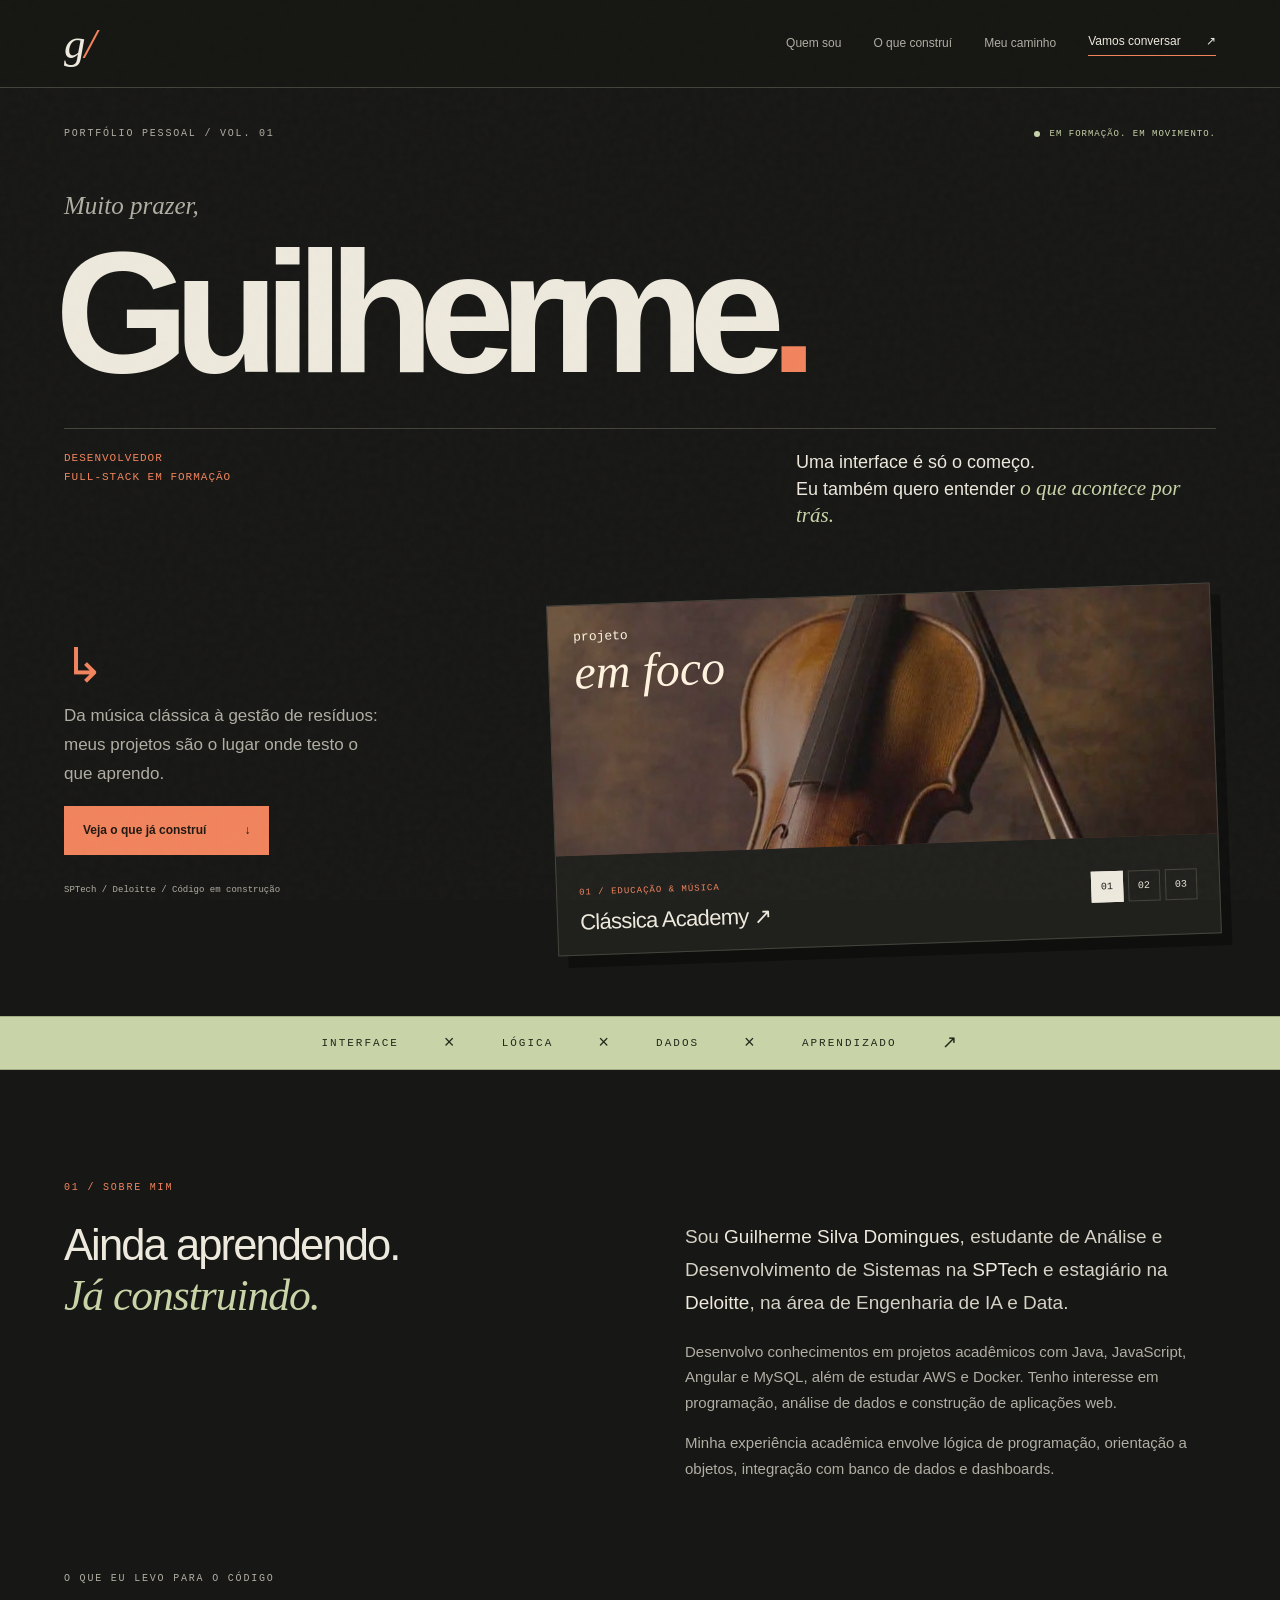
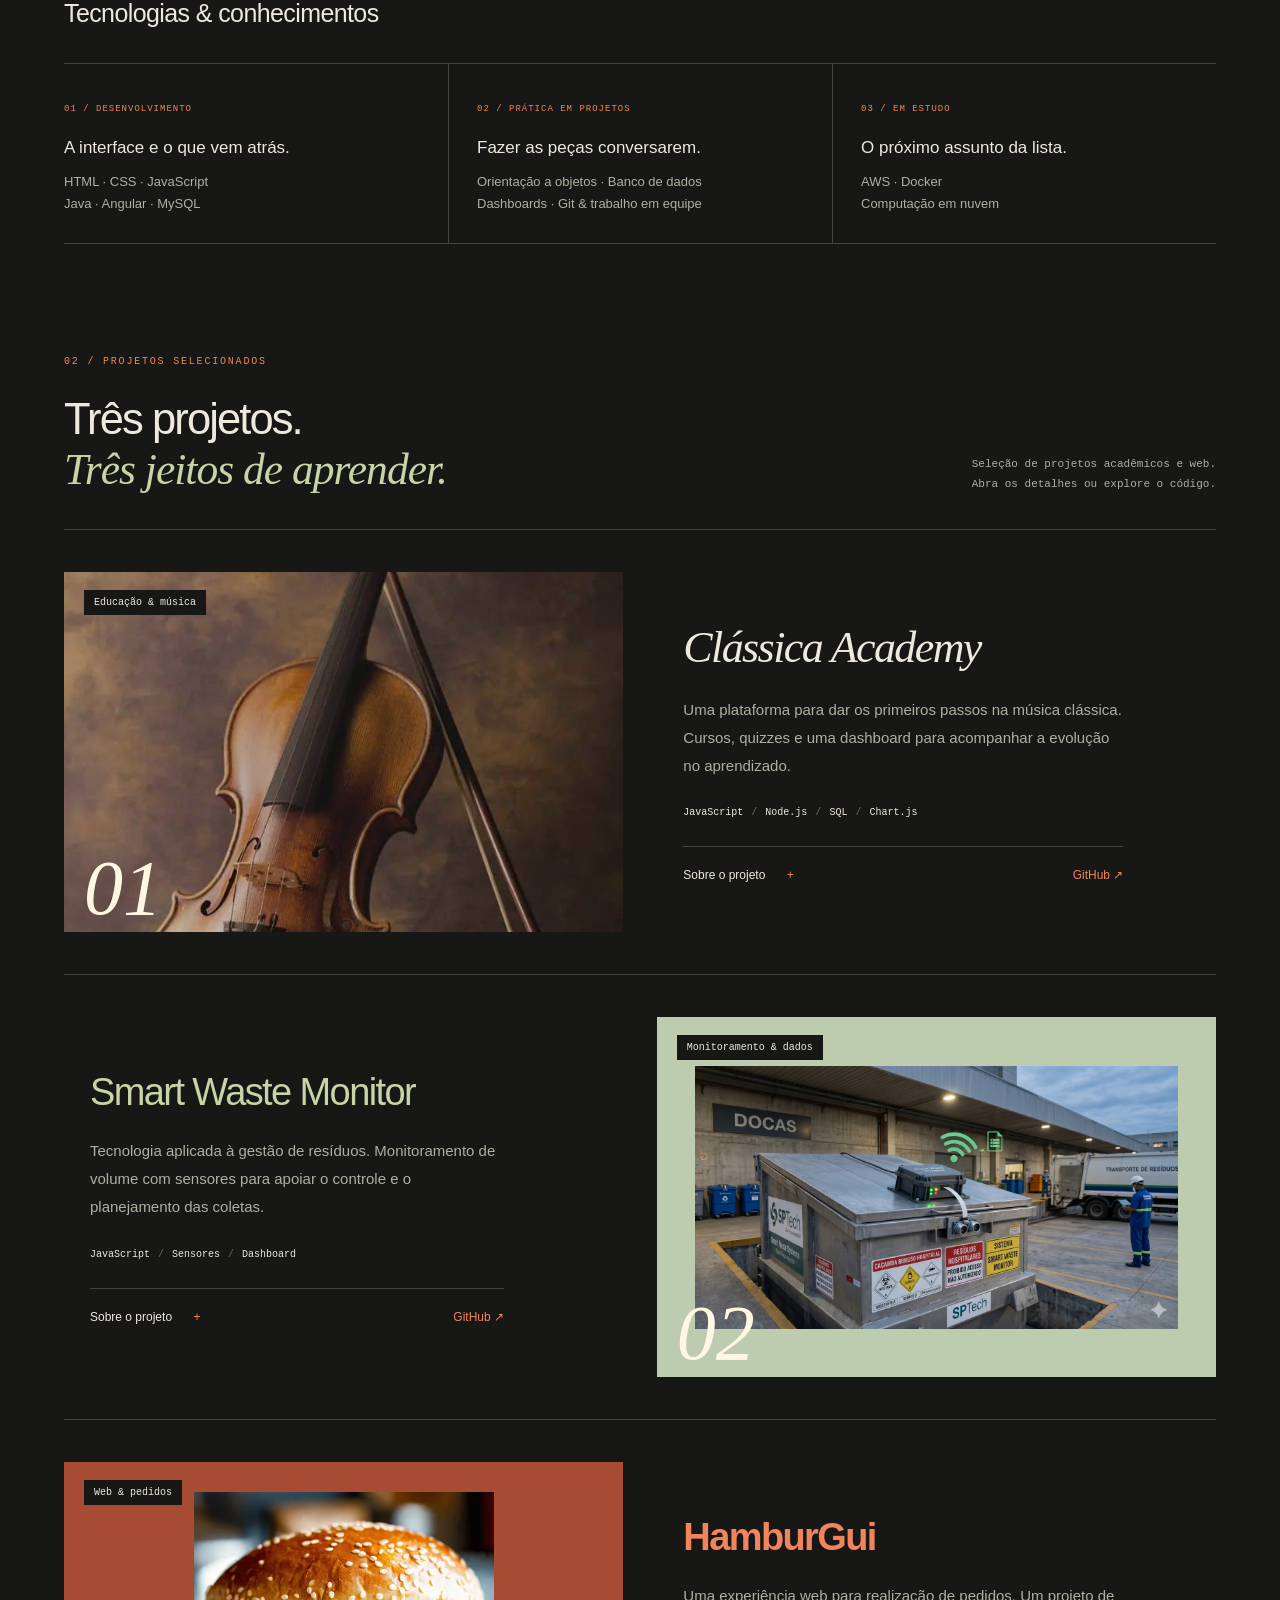
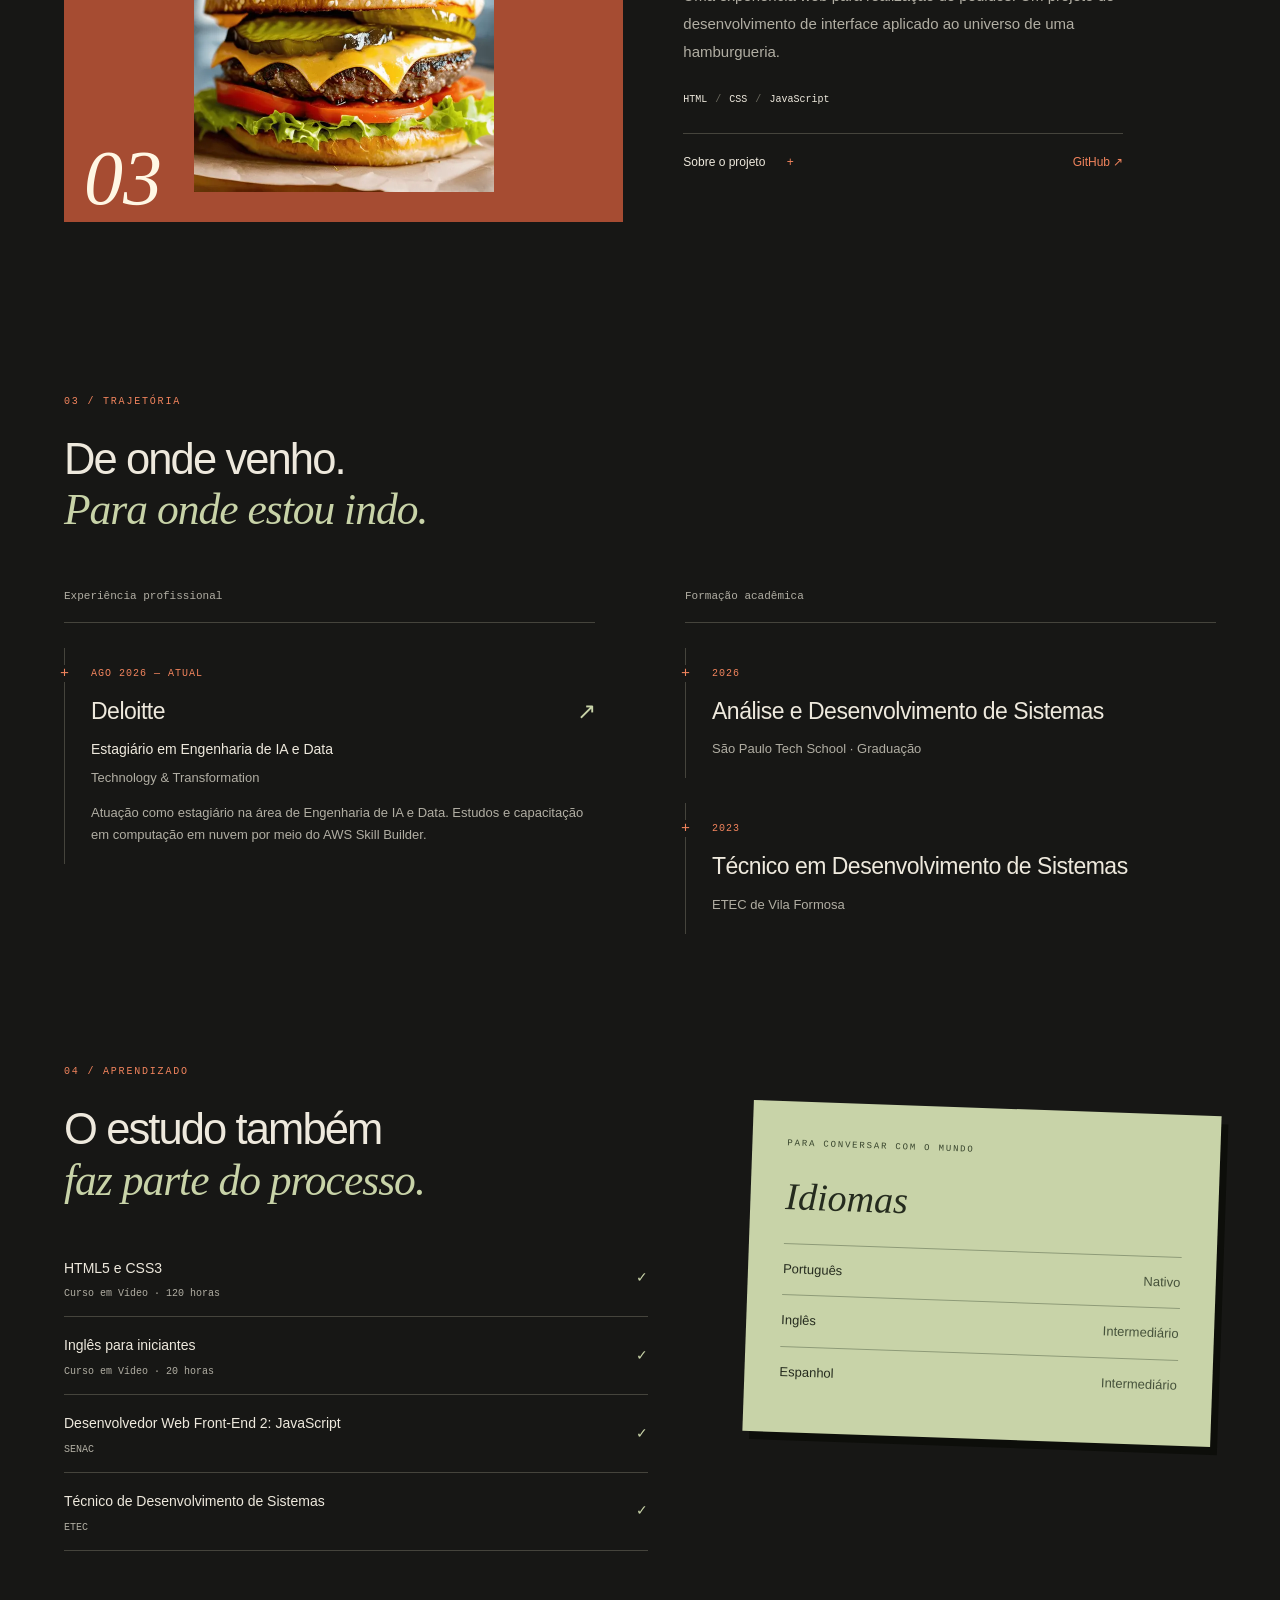
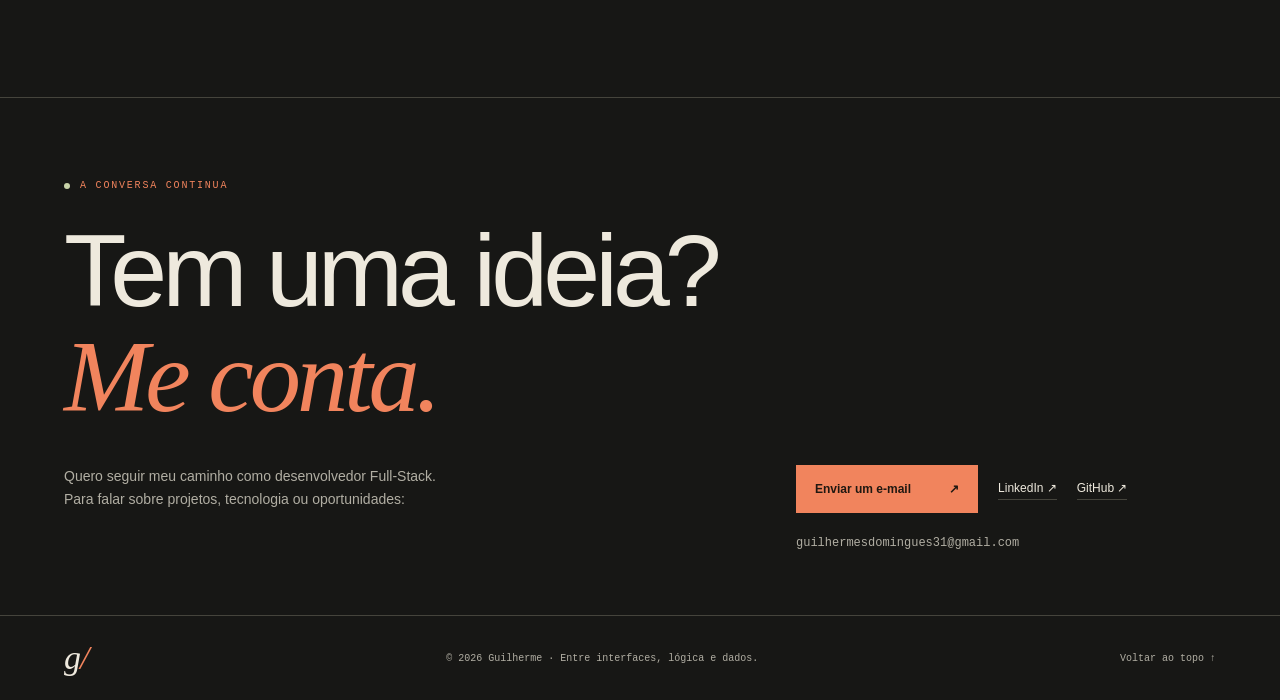
<file: docs/index.html>
<!DOCTYPE html>
<html lang="pt-BR">

<head>
  <meta charset="UTF-8">
  <meta name="viewport" content="width=device-width,initial-scale=1">
  <meta name="theme-color" content="#171715">
  <meta name="description"
    content="Portfólio de Guilherme Silva Domingues, estudante de ADS na SPTech e estagiário em Engenharia de IA e Data na Deloitte. Projetos e trajetória em desenvolvimento full-stack.">
  <title>Guilherme | Desenvolvedor Full-Stack</title>
  <link rel="icon" href="assets/favicon.svg" type="image/svg+xml">
  <link rel="stylesheet" href="style.css">
  <script src="script.js" defer></script>
</head>

<body><a class="skip" href="#conteudo">Pular para conteúdo</a>
  <header><a class="brand" href="#inicio" aria-label="Guilherme, início">g<span>/</span></a><button class="menu-toggle"
      aria-label="Abrir menu" aria-expanded="false" aria-controls="nav">Menu <span>☰</span></button>
    <nav id="nav" aria-label="Navegação principal"><a href="#sobre">Quem sou</a><a href="#projetos">O que construí</a><a
        href="#trajetoria">Meu caminho</a><a class="nav-contact" href="#contato">Vamos conversar <span>↗</span></a>
    </nav>
  </header>
  <main id="conteudo">
    <section id="inicio" class="hero wrap">
      <div class="hero-topline">
        <p class="eyebrow">PORTFÓLIO PESSOAL / VOL. 01</p><span class="hero-status"><span class="dot"></span> EM
          FORMAÇÃO. EM MOVIMENTO.</span>
      </div>
      <div class="hero-heading">
        <p class="hello">Muito prazer,</p>
        <h1>Guilherme<span class="name-dot">.</span></h1>
        <div class="hero-caption"><span>DESENVOLVEDOR<br>FULL-STACK EM FORMAÇÃO</span>
          <p>Uma interface é só o começo.<br>Eu também quero entender <em>o que acontece por trás.</em></p>
        </div>
      </div>
      <div class="hero-bottom-grid">
        <div class="hero-note"><span class="note-mark" aria-hidden="true">↳</span>
          <p>Da música clássica à gestão de resíduos: meus projetos são o lugar onde testo o que aprendo.</p><a
            class="button primary" href="#projetos">Veja o que já construí <span>↓</span></a><span
            class="note-foot">SPTech / Deloitte / Código em construção</span>
        </div>
        <div class="spotlight" data-spotlight="0">
          <div class="spotlight-visual"><img id="spotlight-image" src="assets/classica.jpg"
              alt="Violino do projeto Clássica Academy"><span class="spotlight-overlay" aria-hidden="true"></span><span
              class="spotlight-stamp" aria-hidden="true">projeto<br><em>em foco</em></span></div>
          <div class="spotlight-info">
            <div><span class="spotlight-label" id="spotlight-category">01 / EDUCAÇÃO & MÚSICA</span>
              <h2><a id="spotlight-link" href="https://github.com/GuilhermeSSD/Classica-Academy" target="_blank"
                  rel="noopener noreferrer"><span id="spotlight-title">Clássica Academy</span> ↗</a></h2>
            </div>
            <div class="spotlight-controls" role="group" aria-label="Escolher projeto em destaque"><button type="button"
                data-spotlight-index="0" aria-label="Destacar Clássica Academy" aria-pressed="true">01</button><button
                type="button" data-spotlight-index="1" aria-label="Destacar Smart Waste Monitor"
                aria-pressed="false">02</button><button type="button" data-spotlight-index="2"
                aria-label="Destacar HamburGui" aria-pressed="false">03</button></div>
          </div>
          <p id="spotlight-announcement" class="sr-only" aria-live="polite"></p>
        </div>
      </div>
    </section>
    <div class="chapter-strip" aria-hidden="true">
      <span>INTERFACE</span><i>×</i><span>LÓGICA</span><i>×</i><span>DADOS</span><i>×</i><span>APRENDIZADO</span><i>↗</i>
    </div>
    <section id="sobre" class="section wrap about">
      <div>
        <p class="eyebrow">01 / SOBRE MIM</p>
        <h2>Ainda aprendendo.<br><span>Já construindo.</span></h2>
      </div>
      <div class="about-copy">
        <p>Sou <strong>Guilherme Silva Domingues</strong>, estudante de Análise e Desenvolvimento de Sistemas na
          <strong>SPTech</strong> e estagiário na <strong>Deloitte</strong>, na área de Engenharia de IA e Data.</p>
        <p>Desenvolvo conhecimentos em projetos acadêmicos com Java, JavaScript, Angular e MySQL, além de estudar AWS e
          Docker. Tenho interesse em programação, análise de dados e construção de aplicações web.</p>
        <p>Minha experiência acadêmica envolve lógica de programação, orientação a objetos, integração com banco de
          dados e dashboards.</p>
      </div>
    </section>
    <section class="skills wrap" aria-labelledby="skills-title">
      <div>
        <p class="eyebrow">O QUE EU LEVO PARA O CÓDIGO</p>
        <h2 id="skills-title">Tecnologias & conhecimentos</h2>
      </div>
      <div class="skill-groups">
        <article><span>01 / DESENVOLVIMENTO</span>
          <h3>A interface e o que vem atrás.</h3>
          <p>HTML · CSS · JavaScript<br>Java · Angular · MySQL</p>
        </article>
        <article><span>02 / PRÁTICA EM PROJETOS</span>
          <h3>Fazer as peças conversarem.</h3>
          <p>Orientação a objetos · Banco de dados<br>Dashboards · Git & trabalho em equipe</p>
        </article>
        <article><span>03 / EM ESTUDO</span>
          <h3>O próximo assunto da lista.</h3>
          <p>AWS · Docker<br>Computação em nuvem</p>
        </article>
      </div>
    </section>
    <section id="projetos" class="section wrap">
      <div class="section-heading">
        <div>
          <p class="eyebrow">02 / PROJETOS SELECIONADOS</p>
          <h2>Três projetos.<br><span>Três jeitos de aprender.</span></h2>
        </div>
        <p>Seleção de projetos acadêmicos e web.<br>Abra os detalhes ou explore o código.</p>
      </div>
      <div class="projects">
        <article class="project">
          <div class="project-image classica"><span class="image-category">Educação & música</span><img
              src="assets/classica.jpg" alt="Violino, instrumento ensinado na Clássica Academy" loading="lazy"><span
              class="project-number">01</span></div>
          <div class="project-content">
            <h3>Clássica Academy</h3>
            <p>Uma plataforma para dar os primeiros passos na música clássica. Cursos, quizzes e uma dashboard para
              acompanhar a evolução no aprendizado.</p>
            <ul class="tags" aria-label="Tecnologias e temas">
              <li>JavaScript</li>
              <li>Node.js</li>
              <li>SQL</li>
              <li>Chart.js</li>
            </ul>
            <div class="project-links"><button class="detail-button" data-project="0">Sobre o projeto
                <span>+</span></button><a href="https://github.com/GuilhermeSSD/Classica-Academy" target="_blank"
                rel="noopener noreferrer" aria-label="Ver Clássica Academy no GitHub">GitHub ↗</a></div>
          </div>
        </article>
        <article class="project">
          <div class="project-image waste"><span class="image-category">Monitoramento & dados</span><img
              src="assets/smart-waste.png" alt="Ilustração de recipiente de resíduos com sensor" loading="lazy"><span
              class="project-number">02</span></div>
          <div class="project-content">
            <h3>Smart Waste Monitor</h3>
            <p>Tecnologia aplicada à gestão de resíduos. Monitoramento de volume com sensores para apoiar o controle e o
              planejamento das coletas.</p>
            <ul class="tags" aria-label="Tecnologias e temas">
              <li>JavaScript</li>
              <li>Sensores</li>
              <li>Dashboard</li>
            </ul>
            <div class="project-links"><button class="detail-button" data-project="1">Sobre o projeto
                <span>+</span></button><a href="https://github.com/Smart-Waste-Monitor" target="_blank"
                rel="noopener noreferrer" aria-label="Ver Smart Waste Monitor no GitHub">GitHub ↗</a></div>
          </div>
        </article>
        <article class="project">
          <div class="project-image burger"><span class="image-category">Web & pedidos</span><img
              src="assets/hambugui.png" alt="Hambúrguer do catálogo HambuGui" loading="lazy"><span
              class="project-number">03</span></div>
          <div class="project-content">
            <h3>HamburGui</h3>
            <p>Uma experiência web para realização de pedidos. Um projeto de desenvolvimento de interface aplicado ao
              universo de uma hamburgueria.</p>
            <ul class="tags" aria-label="Tecnologias e temas">
              <li>HTML</li>
              <li>CSS</li>
              <li>JavaScript</li>
            </ul>
            <div class="project-links"><button class="detail-button" data-project="2">Sobre o projeto
                <span>+</span></button><a href="https://github.com/GuilhermeSSD/HambuGui" target="_blank"
                rel="noopener noreferrer" aria-label="Ver HamburGui no GitHub">GitHub ↗</a></div>
          </div>
        </article>
      </div>
    </section>
    <section id="trajetoria" class="section wrap">
      <p class="eyebrow">03 / TRAJETÓRIA</p>
      <h2>De onde venho.<br><span>Para onde estou indo.</span></h2>
      <div class="journey">
        <div>
          <h3 class="column-title">Experiência profissional</h3>
          <article class="timeline">
            <p class="date">AGO 2026 — ATUAL</p>
            <h3>Deloitte <span>↗</span></h3>
            <h4>Estagiário em Engenharia de IA e Data</h4>
            <p class="muted">Technology & Transformation</p>
            <p>Atuação como estagiário na área de Engenharia de IA e Data. Estudos e capacitação em computação em nuvem
              por meio do AWS Skill Builder.</p>
          </article>
        </div>
        <div>
          <h3 class="column-title">Formação acadêmica</h3>
          <article class="timeline">
            <p class="date">2026</p>
            <h3>Análise e Desenvolvimento de Sistemas</h3>
            <p>São Paulo Tech School · Graduação</p>
          </article>
          <article class="timeline">
            <p class="date">2023</p>
            <h3>Técnico em Desenvolvimento de Sistemas</h3>
            <p>ETEC de Vila Formosa</p>
          </article>
        </div>
      </div>
    </section>
    <section class="section wrap credentials">
      <div>
        <p class="eyebrow">04 / APRENDIZADO</p>
        <h2>O estudo também<br><span>faz parte do processo.</span></h2>
        <ul class="certificates">
          <li><span>HTML5 e CSS3<small>Curso em Vídeo · 120 horas</small></span><b aria-hidden="true">✓</b></li>
          <li><span>Inglês para iniciantes<small>Curso em Vídeo · 20 horas</small></span><b aria-hidden="true">✓</b>
          </li>
          <li><span>Desenvolvedor Web Front-End 2: JavaScript<small>SENAC</small></span><b aria-hidden="true">✓</b></li>
          <li><span>Técnico de Desenvolvimento de Sistemas<small>ETEC</small></span><b aria-hidden="true">✓</b></li>
        </ul>
      </div>
      <aside class="languages">
        <p class="eyebrow">PARA CONVERSAR COM O MUNDO</p>
        <h3>Idiomas</h3>
        <dl>
          <div>
            <dt>Português</dt>
            <dd>Nativo</dd>
          </div>
          <div>
            <dt>Inglês</dt>
            <dd>Intermediário</dd>
          </div>
          <div>
            <dt>Espanhol</dt>
            <dd>Intermediário</dd>
          </div>
        </dl>
      </aside>
    </section>
    <section id="contato" class="contact wrap">
      <p class="eyebrow"><span class="dot"></span> A CONVERSA CONTINUA</p>
      <h2>Tem uma ideia?<br><span>Me conta.</span></h2>
      <div class="contact-bottom">
        <p>Quero seguir meu caminho como desenvolvedor Full-Stack.<br>Para falar sobre projetos, tecnologia ou
          oportunidades:</p>
        <div class="contact-links"><a class="button primary" href="mailto:guilhermesdomingues31@gmail.com">Enviar um
            e-mail <span>↗</span></a><a class="text-link"
            href="https://www.linkedin.com/in/guilherme-s-domingues-433950374/" target="_blank"
            rel="noopener noreferrer">LinkedIn ↗</a><a class="text-link" href="https://github.com/GuilhermeSSD"
            target="_blank" rel="noopener noreferrer">GitHub ↗</a><a class="email-address"
            href="mailto:guilhermesdomingues31@gmail.com">guilhermesdomingues31@gmail.com</a></div>
      </div>
    </section>
  </main>
  <footer class="wrap"><a class="brand" href="#inicio">g<span>/</span></a>
    <p>© <span id="year">2026</span> Guilherme · Entre interfaces, lógica e dados.</p><a href="#inicio">Voltar ao topo
      ↑</a>
  </footer>
  <dialog id="project-dialog" aria-labelledby="dialog-title"><button class="close-dialog"
      aria-label="Fechar detalhes">×</button>
    <p class="eyebrow" id="dialog-category"></p>
    <h2 id="dialog-title"></h2>
    <p id="dialog-description"></p><a id="dialog-link" class="button primary" target="_blank"
      rel="noopener noreferrer">Explorar no GitHub ↗</a>
  </dialog>
</body>

</html>
</file>
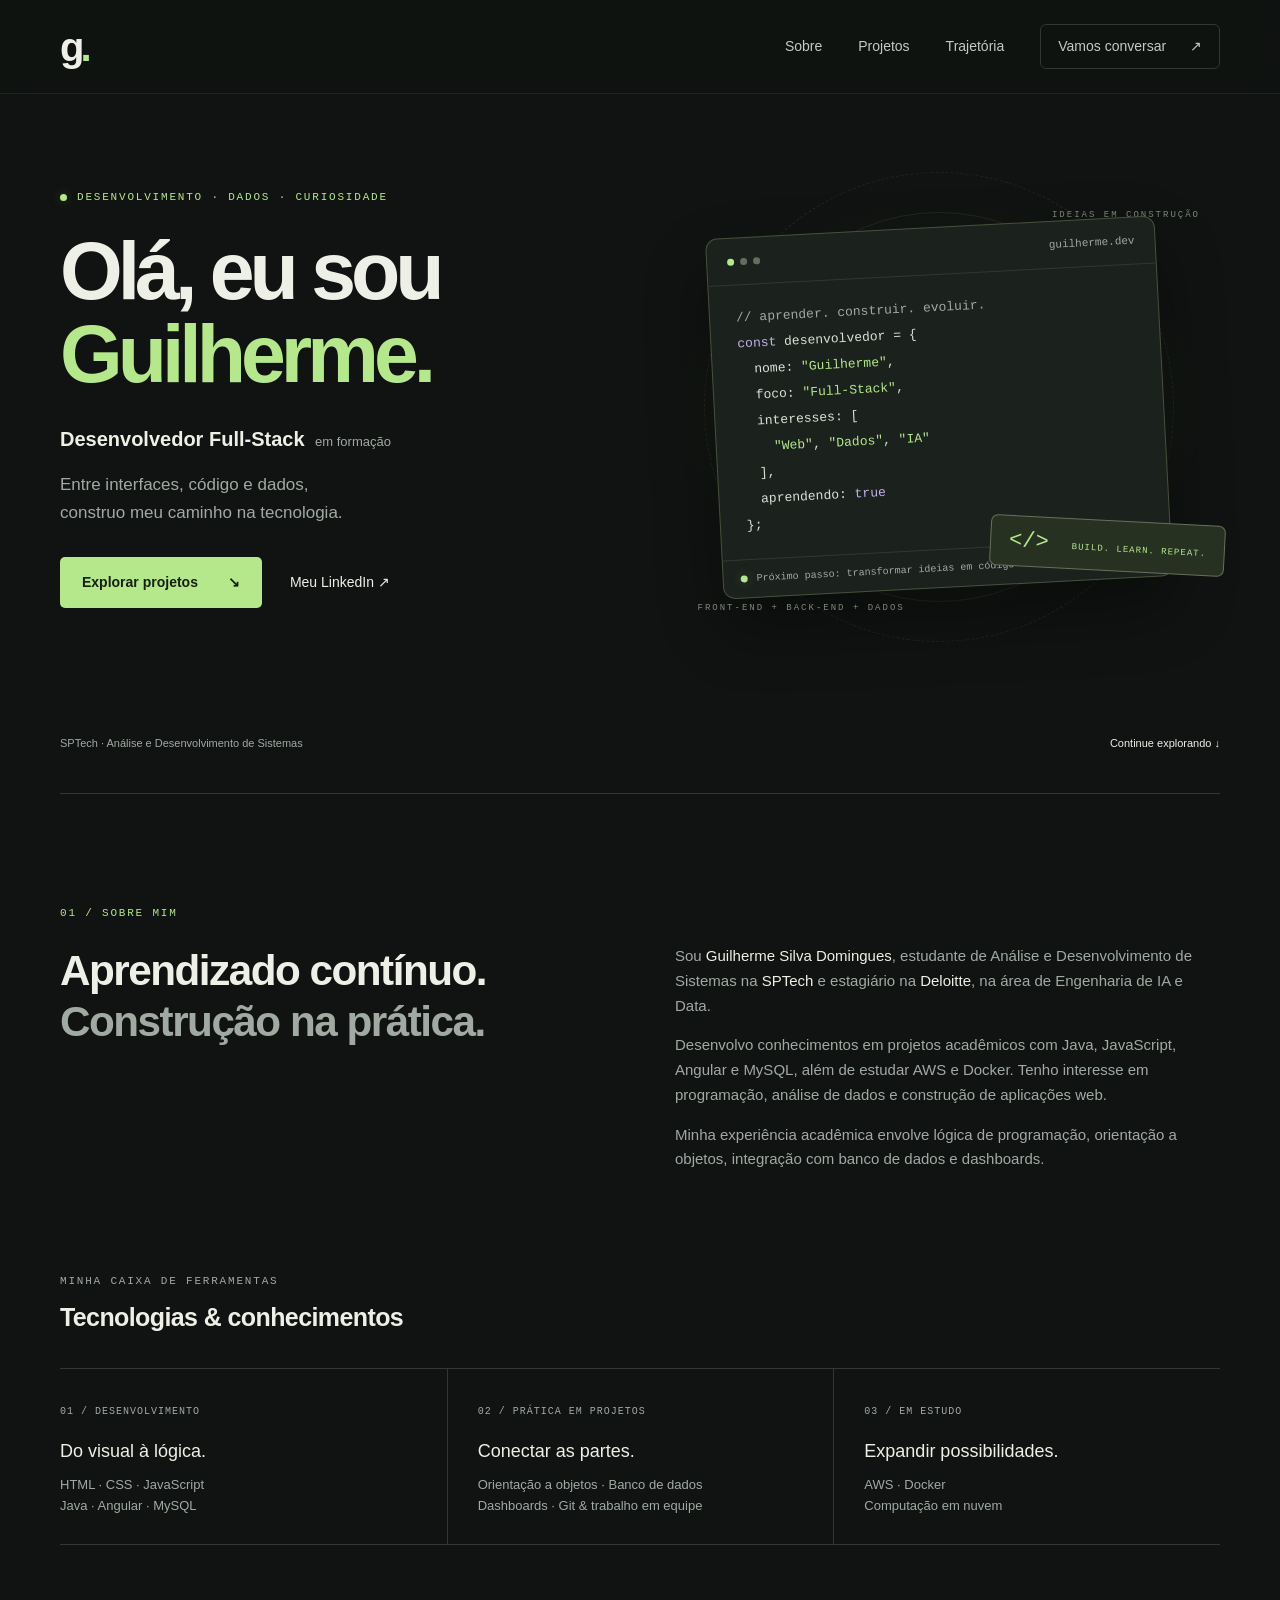
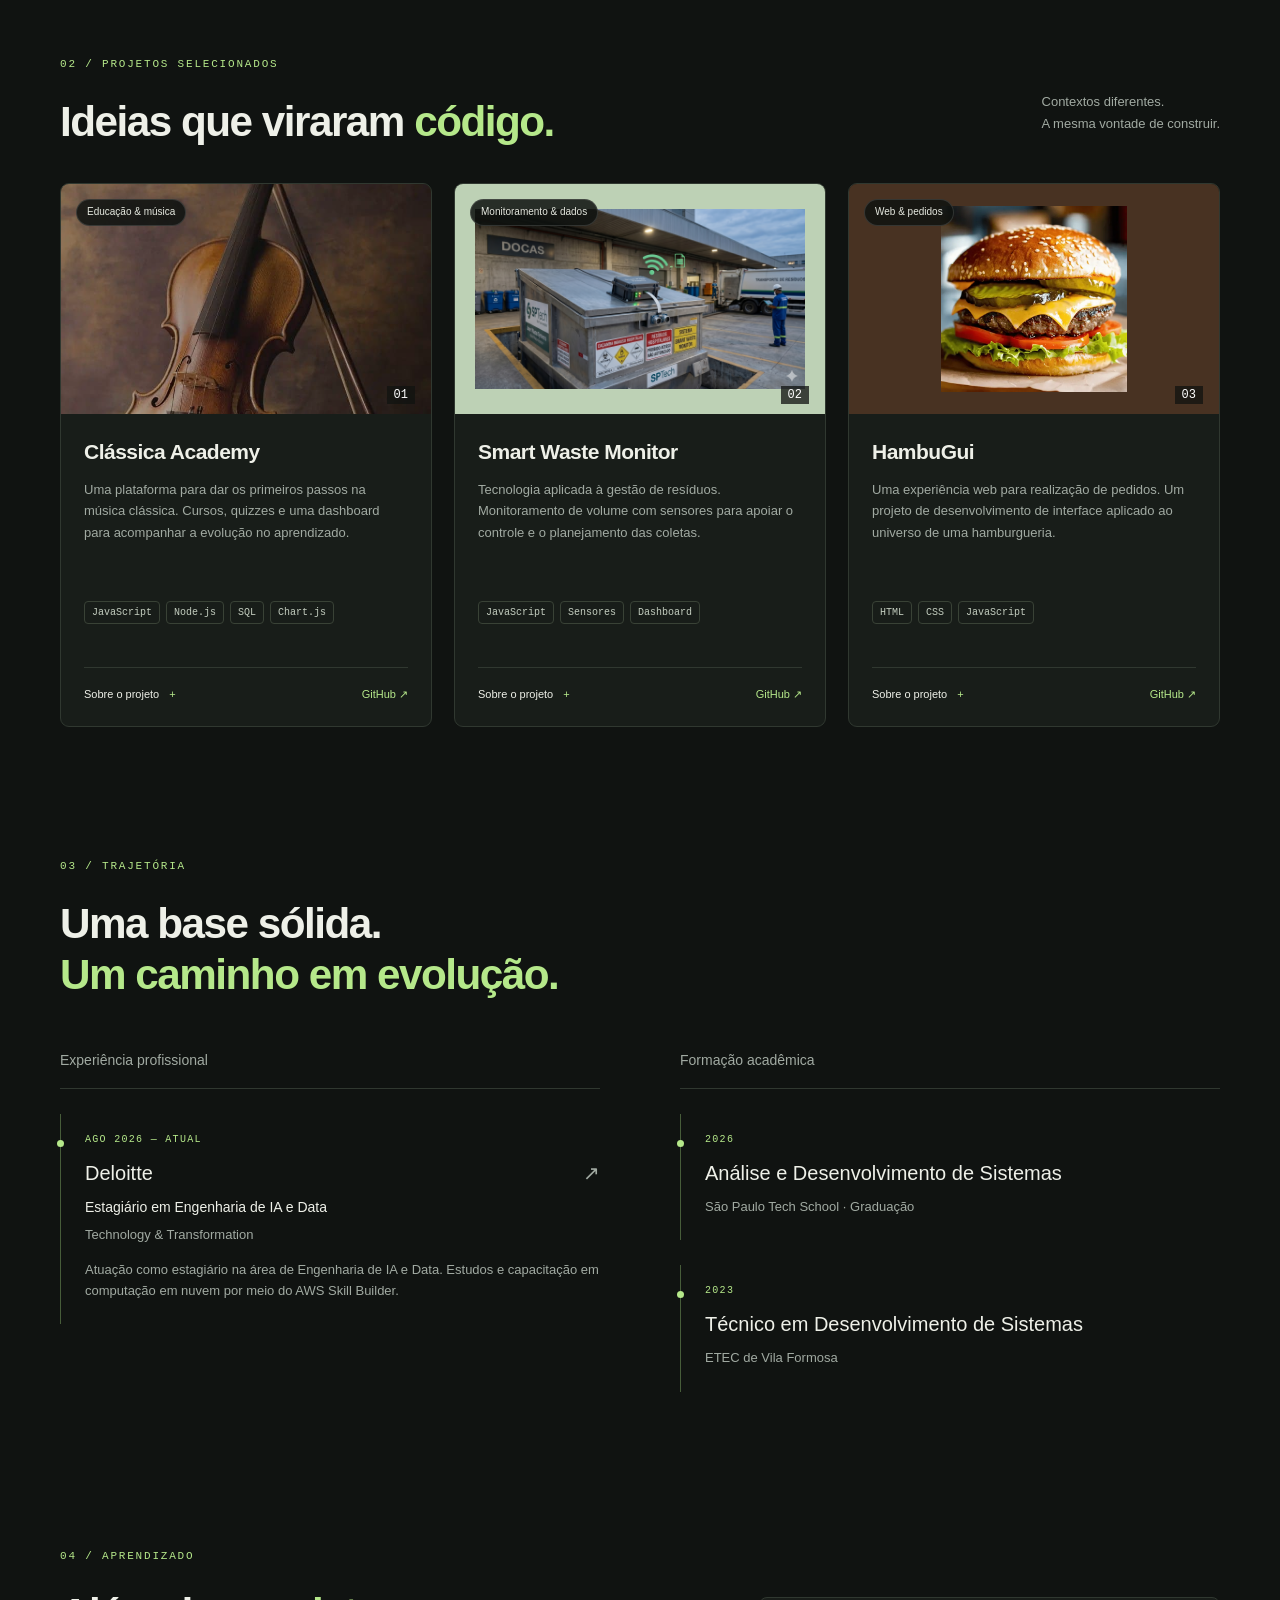
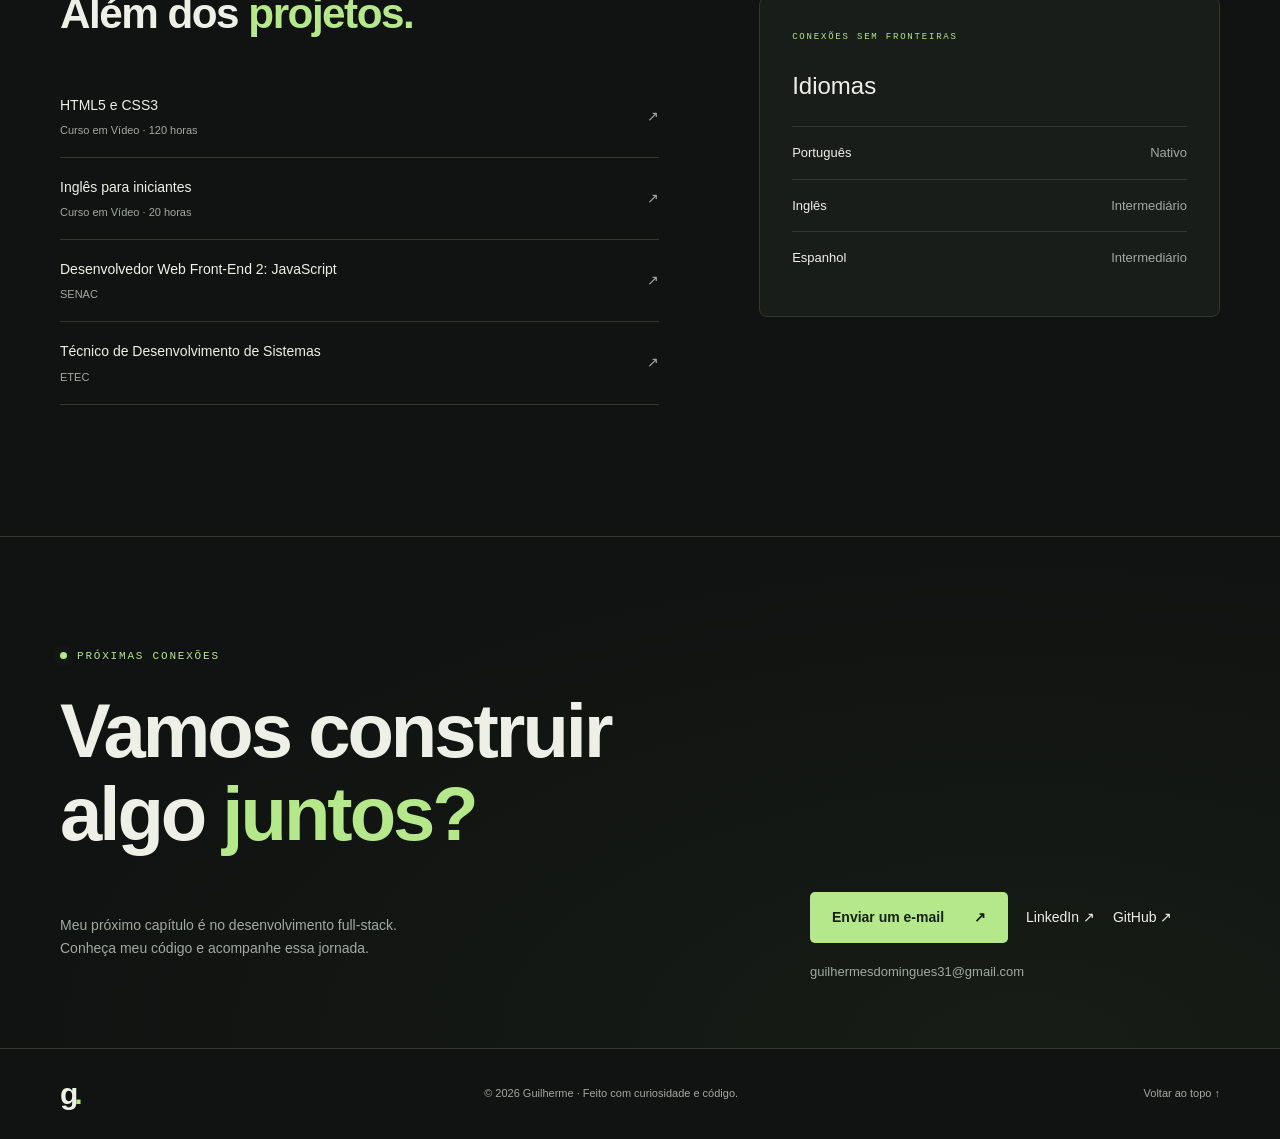
<file: Portfolio-Guilherme/index.html>
<!DOCTYPE html><html lang="pt-BR"><head><meta charset="UTF-8"><meta name="viewport" content="width=device-width,initial-scale=1"><meta name="theme-color" content="#101311"><meta name="description" content="Portfólio de Guilherme Silva Domingues, estudante de ADS na SPTech e estagiário em Engenharia de IA e Data na Deloitte. Projetos e trajetória em desenvolvimento full-stack."><title>Guilherme | Desenvolvedor Full-Stack</title><link rel="icon" href="assets/favicon.svg" type="image/svg+xml"><link rel="stylesheet" href="style.css"><script src="script.js" defer></script></head><body><a class="skip" href="#conteudo">Pular para conteúdo</a><header><a class="brand" href="#inicio" aria-label="Guilherme, início">g<span>.</span></a><button class="menu-toggle" aria-label="Abrir menu" aria-expanded="false" aria-controls="nav">Menu <span>☰</span></button><nav id="nav" aria-label="Navegação principal"><a href="#sobre">Sobre</a><a href="#projetos">Projetos</a><a href="#trajetoria">Trajetória</a><a class="nav-contact" href="#contato">Vamos conversar <span>↗</span></a></nav></header><main id="conteudo"><section id="inicio" class="hero wrap"><div class="hero-copy"><p class="eyebrow"><span class="dot"></span> DESENVOLVIMENTO · DADOS · CURIOSIDADE</p><h1>Olá, eu sou<br><span>Guilherme.</span></h1><p class="role">Desenvolvedor Full-Stack <span>em formação</span></p><p class="intro">Entre interfaces, código e dados,<br>construo meu caminho na tecnologia.</p><div class="actions"><a class="button primary" href="#projetos">Explorar projetos <span>↘</span></a><a class="text-link" href="https://www.linkedin.com/in/guilherme-s-domingues-433950374/" target="_blank" rel="noopener noreferrer">Meu LinkedIn ↗</a></div></div><div class="hero-art" aria-label="Ilustração de código representando interface, lógica e dados"><div class="orbit orbit-one"></div><div class="orbit orbit-two"></div><span class="art-label top">IDEIAS EM CONSTRUÇÃO</span><div class="code-window"><div class="window-bar"><i></i><i></i><i></i><span>guilherme.dev</span></div><pre><span class="muted">// aprender. construir. evoluir.</span>
<span class="purple">const</span> desenvolvedor = {
  nome: <span class="lime">"Guilherme"</span>,
  foco: <span class="lime">"Full-Stack"</span>,
  interesses: [
    <span class="lime">"Web"</span>, <span class="lime">"Dados"</span>, <span class="lime">"IA"</span>
  ],
  aprendendo: <span class="purple">true</span>
};</pre><div class="window-footer"><span class="dot"></span> Próximo passo: transformar ideias em código</div></div><span class="floating-badge">&lt;/&gt; <span>BUILD. LEARN. REPEAT.</span></span><span class="art-label bottom">FRONT-END + BACK-END + DADOS</span></div><div class="hero-bottom"><span>SPTech · Análise e Desenvolvimento de Sistemas</span><a href="#sobre">Continue explorando ↓</a></div></section><section id="sobre" class="section wrap about"><div><p class="eyebrow">01 / SOBRE MIM</p><h2>Aprendizado contínuo.<br><span>Construção na prática.</span></h2></div><div class="about-copy"><p>Sou <strong>Guilherme Silva Domingues</strong>, estudante de Análise e Desenvolvimento de Sistemas na <strong>SPTech</strong> e estagiário na <strong>Deloitte</strong>, na área de Engenharia de IA e Data.</p><p>Desenvolvo conhecimentos em projetos acadêmicos com Java, JavaScript, Angular e MySQL, além de estudar AWS e Docker. Tenho interesse em programação, análise de dados e construção de aplicações web.</p><p>Minha experiência acadêmica envolve lógica de programação, orientação a objetos, integração com banco de dados e dashboards.</p></div></section><section class="skills wrap" aria-labelledby="skills-title"><div><p class="eyebrow">MINHA CAIXA DE FERRAMENTAS</p><h2 id="skills-title">Tecnologias & conhecimentos</h2></div><div class="skill-groups"><article><span>01 / DESENVOLVIMENTO</span><h3>Do visual à lógica.</h3><p>HTML · CSS · JavaScript<br>Java · Angular · MySQL</p></article><article><span>02 / PRÁTICA EM PROJETOS</span><h3>Conectar as partes.</h3><p>Orientação a objetos · Banco de dados<br>Dashboards · Git & trabalho em equipe</p></article><article><span>03 / EM ESTUDO</span><h3>Expandir possibilidades.</h3><p>AWS · Docker<br>Computação em nuvem</p></article></div></section><section id="projetos" class="section wrap"><div class="section-heading"><div><p class="eyebrow">02 / PROJETOS SELECIONADOS</p><h2>Ideias que viraram <span>código.</span></h2></div><p>Contextos diferentes.<br>A mesma vontade de construir.</p></div><div class="projects"><article class="project"><div class="project-image classica"><span class="image-category">Educação & música</span><img src="assets/classica.jpg" alt="Violino, instrumento ensinado na Clássica Academy" loading="lazy"><span class="project-number">01</span></div><div class="project-content"><h3>Clássica Academy</h3><p>Uma plataforma para dar os primeiros passos na música clássica. Cursos, quizzes e uma dashboard para acompanhar a evolução no aprendizado.</p><ul class="tags" aria-label="Tecnologias e temas"><li>JavaScript</li><li>Node.js</li><li>SQL</li><li>Chart.js</li></ul><div class="project-links"><button class="detail-button" data-project="0">Sobre o projeto <span>+</span></button><a href="https://github.com/GuilhermeSSD/Classica-Academy" target="_blank" rel="noopener noreferrer" aria-label="Ver Clássica Academy no GitHub">GitHub ↗</a></div></div></article><article class="project"><div class="project-image waste"><span class="image-category">Monitoramento & dados</span><img src="assets/smart-waste.png" alt="Ilustração de recipiente de resíduos com sensor" loading="lazy"><span class="project-number">02</span></div><div class="project-content"><h3>Smart Waste Monitor</h3><p>Tecnologia aplicada à gestão de resíduos. Monitoramento de volume com sensores para apoiar o controle e o planejamento das coletas.</p><ul class="tags" aria-label="Tecnologias e temas"><li>JavaScript</li><li>Sensores</li><li>Dashboard</li></ul><div class="project-links"><button class="detail-button" data-project="1">Sobre o projeto <span>+</span></button><a href="https://github.com/Smart-Waste-Monitor" target="_blank" rel="noopener noreferrer" aria-label="Ver Smart Waste Monitor no GitHub">GitHub ↗</a></div></div></article><article class="project"><div class="project-image burger"><span class="image-category">Web & pedidos</span><img src="assets/hambugui.png" alt="Hambúrguer do catálogo HambuGui" loading="lazy"><span class="project-number">03</span></div><div class="project-content"><h3>HambuGui</h3><p>Uma experiência web para realização de pedidos. Um projeto de desenvolvimento de interface aplicado ao universo de uma hamburgueria.</p><ul class="tags" aria-label="Tecnologias e temas"><li>HTML</li><li>CSS</li><li>JavaScript</li></ul><div class="project-links"><button class="detail-button" data-project="2">Sobre o projeto <span>+</span></button><a href="https://github.com/GuilhermeSSD/HambuGui" target="_blank" rel="noopener noreferrer" aria-label="Ver HambuGui no GitHub">GitHub ↗</a></div></div></article></div></section><section id="trajetoria" class="section wrap"><p class="eyebrow">03 / TRAJETÓRIA</p><h2>Uma base sólida.<br><span>Um caminho em evolução.</span></h2><div class="journey"><div><h3 class="column-title">Experiência profissional</h3><article class="timeline"><p class="date">AGO 2026 — ATUAL</p><h3>Deloitte <span>↗</span></h3><h4>Estagiário em Engenharia de IA e Data</h4><p class="muted">Technology & Transformation</p><p>Atuação como estagiário na área de Engenharia de IA e Data. Estudos e capacitação em computação em nuvem por meio do AWS Skill Builder.</p></article></div><div><h3 class="column-title">Formação acadêmica</h3><article class="timeline"><p class="date">2026</p><h3>Análise e Desenvolvimento de Sistemas</h3><p>São Paulo Tech School · Graduação</p></article><article class="timeline"><p class="date">2023</p><h3>Técnico em Desenvolvimento de Sistemas</h3><p>ETEC de Vila Formosa</p></article></div></div></section><section class="section wrap credentials"><div><p class="eyebrow">04 / APRENDIZADO</p><h2>Além dos <span>projetos.</span></h2><ul class="certificates"><li><span>HTML5 e CSS3<small>Curso em Vídeo · 120 horas</small></span><b>↗</b></li><li><span>Inglês para iniciantes<small>Curso em Vídeo · 20 horas</small></span><b>↗</b></li><li><span>Desenvolvedor Web Front-End 2: JavaScript<small>SENAC</small></span><b>↗</b></li><li><span>Técnico de Desenvolvimento de Sistemas<small>ETEC</small></span><b>↗</b></li></ul></div><aside class="languages"><p class="eyebrow">CONEXÕES SEM FRONTEIRAS</p><h3>Idiomas</h3><dl><div><dt>Português</dt><dd>Nativo</dd></div><div><dt>Inglês</dt><dd>Intermediário</dd></div><div><dt>Espanhol</dt><dd>Intermediário</dd></div></dl></aside></section><section id="contato" class="contact wrap"><p class="eyebrow"><span class="dot"></span> PRÓXIMAS CONEXÕES</p><h2>Vamos construir<br>algo <span>juntos?</span></h2><div class="contact-bottom"><p>Meu próximo capítulo é no desenvolvimento full-stack.<br>Conheça meu código e acompanhe essa jornada.</p><div class="contact-links"><a class="button primary" href="mailto:guilhermesdomingues31@gmail.com">Enviar um e-mail <span>↗</span></a><a class="text-link" href="https://www.linkedin.com/in/guilherme-s-domingues-433950374/" target="_blank" rel="noopener noreferrer">LinkedIn ↗</a><a class="text-link" href="https://github.com/GuilhermeSSD" target="_blank" rel="noopener noreferrer">GitHub ↗</a><a class="email-address" href="mailto:guilhermesdomingues31@gmail.com">guilhermesdomingues31@gmail.com</a></div></div></section></main><footer class="wrap"><a class="brand" href="#inicio">g<span>.</span></a><p>© <span id="year">2026</span> Guilherme · Feito com curiosidade e código.</p><a href="#inicio">Voltar ao topo ↑</a></footer><dialog id="project-dialog" aria-labelledby="dialog-title"><button class="close-dialog" aria-label="Fechar detalhes">×</button><p class="eyebrow" id="dialog-category"></p><h2 id="dialog-title"></h2><p id="dialog-description"></p><a id="dialog-link" class="button primary" target="_blank" rel="noopener noreferrer">Explorar no GitHub ↗</a></dialog></body></html>
</file>
<file: docs/style.css>
:root{--bg:#171715;--panel:#20201d;--ink:#eee9dd;--muted:#b1aea3;--line:#45443c;--accent:#f1845d;--sage:#c8d3a8;--mono:Consolas,'Courier New',monospace;--serif:Georgia,'Times New Roman',serif}*{box-sizing:border-box}html{scroll-behavior:smooth;scroll-padding-top:95px}body{margin:0;background:var(--bg);color:var(--ink);font:16px/1.7 'Segoe UI',Arial,sans-serif}body:before{content:'';position:fixed;inset:0;pointer-events:none;opacity:.12;z-index:20;background-image:url("data:image/svg+xml,%3Csvg viewBox='0 0 160 160' xmlns='http://www.w3.org/2000/svg'%3E%3Cfilter id='n'%3E%3CfeTurbulence type='fractalNoise' baseFrequency='.8' numOctaves='3' stitchTiles='stitch'/%3E%3C/filter%3E%3Cpath fill='%23fff' filter='url(%23n)' opacity='.22' d='M0 0h160v160H0z'/%3E%3C/svg%3E")}a{color:inherit;text-decoration:none}button{font:inherit;color:inherit;cursor:pointer}button,a{-webkit-tap-highlight-color:transparent}a:focus-visible,button:focus-visible{outline:2px solid var(--accent);outline-offset:6px}::selection{background:var(--accent);color:var(--bg)}h1,h2,h3,h4,p{margin-top:0}.wrap{width:min(1380px,100%);margin-inline:auto;padding-inline:64px}header{height:88px;display:flex;align-items:center;justify-content:space-between;padding-inline:max(64px,calc((100vw - 1252px)/2));background:#171715f5;position:sticky;top:0;z-index:30;border-bottom:1px solid var(--line)}.brand{font-family:var(--serif);font-style:italic;font-size:43px;letter-spacing:-5px;line-height:1}.brand span{color:var(--accent);margin-left:4px}nav{display:flex;gap:32px;align-items:center;font-size:12px}nav a{color:var(--muted)}nav a:hover,nav a.active{color:var(--accent)}.nav-contact{color:var(--ink);border-bottom:1px solid var(--accent);padding-bottom:4px}.nav-contact span{margin-left:22px}.menu-toggle{display:none}.eyebrow{font:10px/1.6 var(--mono);letter-spacing:1.8px;color:var(--accent);margin-bottom:24px;display:flex;align-items:center;gap:10px}.dot{display:inline-block;width:6px;height:6px;border-radius:50%;background:var(--sage);flex-shrink:0}.hero{padding-top:38px;padding-bottom:70px}.hero-topline{display:flex;justify-content:space-between;gap:20px;align-items:center}.hero-topline .eyebrow{color:var(--muted);margin:0}.hero-status{display:flex;align-items:center;gap:10px;font:9px var(--mono);letter-spacing:1px;color:var(--sage)}.hero-heading{padding-top:50px}.hello{font:italic 25px var(--serif);color:var(--muted);margin-bottom:2px}h1{font-size:clamp(75px,13.5vw,188px);line-height:1.05;letter-spacing:-.09em;font-weight:650;margin:0 0 25px -9px}.name-dot{color:var(--accent)}.hero-caption{display:flex;justify-content:space-between;align-items:start;border-top:1px solid var(--line);padding-top:20px;gap:30px}.hero-caption>span{font:11px/1.7 var(--mono);letter-spacing:1px;color:var(--accent)}.hero-caption>p{font-size:18px;line-height:1.5;max-width:420px;margin-bottom:0}.hero-caption em{font:italic 21px var(--serif);color:var(--sage)}.hero-bottom-grid{display:grid;grid-template-columns:.75fr 1.25fr;gap:90px;margin-top:64px;align-items:center}.hero-note{max-width:320px}.note-mark{font-size:48px;line-height:1;color:var(--accent);display:block;margin-bottom:12px}.hero-note p{font-size:17px;color:var(--muted);line-height:1.7}.button{display:inline-flex;justify-content:space-between;gap:38px;padding:13px 18px;font-size:12px;font-weight:600;border:1px solid var(--accent);transition:background .2s,transform .2s}.primary{background:var(--accent);color:#201811}.primary:hover{background:#ffa17e;transform:translateY(-2px)}.note-foot{display:block;font:9px/1.7 var(--mono);color:var(--muted);margin-top:28px;max-width:240px}.spotlight{position:relative;border:1px solid var(--line);background:var(--panel);transform:rotate(-2deg);box-shadow:10px 12px 0 #0f0f0e}.spotlight-visual{height:250px;position:relative;overflow:hidden;background:#4b3328}.spotlight-visual img{width:100%;height:100%;object-fit:cover;filter:brightness(.75);transition:transform .5s}.spotlight:hover .spotlight-visual img{transform:scale(1.035)}.spotlight-overlay{position:absolute;inset:0;background:linear-gradient(90deg,#1a100b66,transparent 70%)}.spotlight-stamp{position:absolute;top:25px;left:25px;font:13px/1.1 var(--mono);color:#fff3df}.spotlight-stamp em{font:italic 48px var(--serif)}.spotlight-info{display:flex;justify-content:space-between;gap:16px;align-items:center;padding:20px 22px}.spotlight-label{font:9px var(--mono);letter-spacing:1px;color:var(--accent)}.spotlight-info h2{font-size:22px;letter-spacing:-.7px;margin:7px 0 0}.spotlight-controls{display:flex;gap:5px}.spotlight-controls button{background:transparent;border:1px solid var(--line);font:10px var(--mono);padding:9px}.spotlight-controls button[aria-pressed=true]{background:var(--ink);color:var(--bg);border-color:var(--ink)}.spotlight[data-spotlight='1'] .spotlight-visual{background:#bed0b6}.spotlight[data-spotlight='1'] img,.spotlight[data-spotlight='2'] img{object-fit:contain;padding:20px;filter:none}.spotlight[data-spotlight='1'] .spotlight-stamp{color:#1e3825}.spotlight[data-spotlight='2'] .spotlight-visual{background:#9e462f}.chapter-strip{display:flex;justify-content:center;gap:45px;padding:20px 30px;background:var(--sage);color:#22291b;font:11px var(--mono);letter-spacing:2px;border-block:1px solid #a2ad81}.chapter-strip i{font-size:18px;font-style:normal;line-height:12px}.section{padding-top:110px;padding-bottom:20px}h2{font-size:clamp(32px,3.4vw,48px);font-weight:500;line-height:1.15;letter-spacing:-1.9px;margin-bottom:35px}h2>span{font-family:var(--serif);font-style:italic;color:var(--sage);font-weight:400;letter-spacing:-1px}h3{line-height:1.3;font-weight:500}.about{display:grid;grid-template-columns:1fr 1fr;gap:90px}.about-copy{padding-top:40px;color:var(--muted);font-size:15px}.about-copy strong{color:var(--ink);font-weight:500}.about-copy p:first-child{font-size:19px;line-height:1.75;color:#d5d1c5}.skills{padding-top:55px}.skills h2{font-size:25px;letter-spacing:-.6px}.skills .eyebrow{margin-bottom:12px;color:var(--muted)}.skill-groups{display:grid;grid-template-columns:repeat(3,1fr);border-block:1px solid var(--line)}.skill-groups article{padding:28px 25px 28px 0}.skill-groups article+article{border-left:1px solid var(--line);padding-left:28px}.skill-groups article>span{font:9px var(--mono);color:var(--accent);letter-spacing:1px}.skill-groups h3{font-size:17px;margin:18px 0 12px}.skill-groups p{font-size:13px;color:var(--muted);margin:0}.section-heading{display:flex;align-items:end;justify-content:space-between;gap:25px}.section-heading>p{font:11px/1.8 var(--mono);color:var(--muted);margin-bottom:35px}.projects{display:flex;flex-direction:column;gap:0}.project{display:grid;grid-template-columns:1.05fr 1fr;gap:60px;padding:42px 0;border-top:1px solid var(--line);align-items:center}.project:nth-child(2){grid-template-columns:1fr 1.05fr}.project:nth-child(2) .project-image{order:2}.project:nth-child(2) .project-content{order:1;padding-left:26px}.project-image{height:360px;position:relative;overflow:hidden;background:#3d2e24}.project-image img{width:100%;height:100%;object-fit:cover;transition:transform .6s}.project:hover .project-image img{transform:scale(1.04)}.project-image.classica img{filter:brightness(.75)}.project-image.waste{background:#bdcbae}.project-image.waste img{object-fit:contain;padding:38px}.project-image.burger{background:#a64c32}.project-image.burger img{object-fit:contain;padding:30px}.image-category{position:absolute;z-index:1;top:18px;left:20px;font:10px var(--mono);background:var(--bg);color:var(--ink);padding:7px 10px}.project-number{position:absolute;bottom:5px;left:20px;color:#fff7e4;font:italic 78px var(--serif);line-height:1}.project-content{max-width:440px}.project h3{font-size:38px;letter-spacing:-1.6px;margin-bottom:20px}.project:nth-child(1) h3{font-family:var(--serif);font-style:italic;font-size:44px;font-weight:400}.project:nth-child(2) h3{color:var(--sage)}.project:nth-child(3) h3{color:var(--accent);font-weight:700}.project-content>p{color:var(--muted);font-size:15px;line-height:1.85}.tags{display:flex;flex-wrap:wrap;gap:8px;padding:0;list-style:none;margin:24px 0}.tags li{font:10px var(--mono);padding:4px 0;color:var(--ink)}.tags li+li:before{content:'/';margin-right:8px;color:#6c6b60}.project-links{display:flex;align-items:center;justify-content:space-between;gap:20px;padding-top:18px;border-top:1px solid var(--line);font-size:12px}.project-links>a{color:var(--accent)}.detail-button{border:0;background:none;padding:0;font-size:12px}.detail-button>span{margin-left:18px;color:var(--accent)}.journey{display:grid;grid-template-columns:1fr 1fr;gap:90px;padding-top:20px}.column-title{font:11px var(--mono);color:var(--muted);border-bottom:1px solid var(--line);padding-bottom:20px}.timeline{padding:20px 0 5px 26px;margin-top:25px;border-left:1px solid var(--line);position:relative}.timeline:before{content:'+';position:absolute;left:-5px;top:17px;color:var(--accent);background:var(--bg);font:15px var(--mono)}.date{font:10px var(--mono);letter-spacing:1px;color:var(--accent);margin-bottom:18px}.timeline h3{font-size:23px;letter-spacing:-.5px;margin-bottom:12px}.timeline h3 span{float:right;color:var(--sage)}.timeline h4{font-size:14px;font-weight:500;margin-bottom:5px}.timeline p:not(.date){font-size:13px;color:var(--muted)}.credentials{display:grid;grid-template-columns:1.25fr 1fr;gap:100px}.certificates{list-style:none;padding:0}.certificates li{border-bottom:1px solid var(--line);padding:17px 0;display:flex;align-items:center;justify-content:space-between;font-size:14px;gap:15px}.certificates small{display:block;font:10px var(--mono);color:var(--muted);margin-top:8px}.certificates b{font-weight:400;color:var(--sage)}.languages{align-self:start;margin-top:44px;background:var(--sage);padding:35px;color:#252b1e;transform:rotate(2deg);box-shadow:7px 8px 0 #0d0e0a}.languages .eyebrow{color:#38452d;font-size:9px}.languages h3{font:italic 38px var(--serif);margin-bottom:25px}dl{margin:0}dl>div{display:flex;justify-content:space-between;border-top:1px solid #8e9b78;padding:14px 0;font-size:13px;gap:20px}dd{margin:0;color:#46523b}.contact{padding-top:80px;padding-bottom:65px;margin-top:110px;border-top:1px solid var(--line)}.contact h2{font-size:clamp(55px,8vw,110px);line-height:1.03;letter-spacing:-5px}.contact h2>span{color:var(--accent);letter-spacing:-4px}.contact-bottom{display:flex;justify-content:space-between;align-items:start;gap:55px}.contact-bottom>p{font-size:14px;color:var(--muted);max-width:440px}.contact-links{display:flex;align-items:center;flex-wrap:wrap;gap:20px;max-width:420px}.text-link{font-size:12px;border-bottom:1px solid var(--line)}.text-link:hover{color:var(--accent)}.email-address{font:12px var(--mono);color:var(--muted);overflow-wrap:anywhere;width:100%;margin-top:3px}footer{padding-top:25px;padding-bottom:25px;display:flex;align-items:center;justify-content:space-between;gap:20px;border-top:1px solid var(--line);font:10px var(--mono);color:var(--muted)}footer p{margin:0}footer .brand{color:var(--ink);font-size:34px}dialog{background:var(--panel);border:1px solid var(--accent);color:var(--ink);max-width:590px;width:calc(100% - 40px);padding:45px;box-shadow:12px 12px 0 #0008}dialog::backdrop{background:#000c;backdrop-filter:blur(5px)}dialog>p:not(.eyebrow){font-size:15px;color:var(--muted);margin-bottom:30px}dialog h2{font-size:36px}.close-dialog{position:absolute;top:7px;right:15px;background:transparent;border:0;font-size:30px}.skip{position:fixed;top:-80px;left:15px;z-index:100;padding:12px;background:var(--accent);color:var(--bg)}.skip:focus{top:15px}.sr-only{position:absolute;width:1px;height:1px;padding:0;margin:-1px;overflow:hidden;clip:rect(0,0,0,0);white-space:nowrap;border:0}@media(min-width:1600px){h1{font-size:188px}}@media(max-width:1050px){.wrap{padding-inline:38px}header{padding-inline:38px}.hero-bottom-grid{gap:45px;grid-template-columns:.8fr 1.2fr}.hero-caption>p{font-size:16px}.spotlight-info{padding:15px;align-items:start}.spotlight-info h2{font-size:20px}.spotlight-controls{gap:3px}.spotlight-controls button{padding:7px}.project{gap:35px}.project-image{height:310px}.project h3{font-size:30px}.about,.journey{gap:45px}.credentials{gap:55px}.chapter-strip{gap:28px;font-size:10px}}@media(max-width:720px){.wrap{padding-inline:24px}header{height:74px;padding-inline:24px}.menu-toggle{display:block;background:transparent;border:1px solid var(--line);padding:7px 12px;font:11px var(--mono)}.menu-toggle span{margin-left:15px}nav{display:none;position:absolute;top:73px;left:0;right:0;background:var(--panel);border-bottom:1px solid var(--line);padding:25px;align-items:start;gap:22px}nav.open{display:flex;flex-direction:column}.hero{padding-top:27px;padding-bottom:48px}.hero-topline{align-items:start}.hero-topline .eyebrow{font-size:8px;letter-spacing:1px}.hero-status{max-width:110px;line-height:1.6;font-size:7px;letter-spacing:.5px;gap:7px}.hero-heading{padding-top:35px}.hello{font-size:20px}h1{font-size:clamp(59px,15.5vw,108px);margin-left:-4px;margin-bottom:23px}.hero-caption{flex-direction:column;gap:18px}.hero-caption>span{font-size:9px}.hero-caption>span br{display:none}.hero-caption>p{font-size:17px;max-width:350px}.hero-caption em{font-size:20px}.hero-bottom-grid{display:flex;flex-direction:column;gap:35px;margin-top:35px;align-items:stretch}.hero-note{max-width:none;display:grid;grid-template-columns:35px 1fr;gap:0 12px}.note-mark{font-size:35px}.hero-note p{font-size:14px;margin-bottom:18px}.hero-note .button{grid-column:2;justify-self:start}.note-foot{grid-column:2;margin-top:15px;max-width:none;font-size:8px}.spotlight{margin:10px 4px 0;transform:rotate(-1.5deg)}.spotlight-visual{height:210px}.spotlight-info h2{font-size:19px;letter-spacing:-.5px}.spotlight-label{font-size:8px}.spotlight-controls button{padding:8px}.spotlight-info{gap:10px}.spotlight-stamp em{font-size:40px}.chapter-strip{gap:13px;justify-content:space-around;padding:17px 15px;font-size:7px;letter-spacing:.4px}.chapter-strip i{font-size:12px}h2{font-size:33px;letter-spacing:-1.3px}.section{padding-top:75px}.eyebrow{font-size:9px;letter-spacing:1.3px}.about,.journey,.credentials{display:block}.about-copy{padding-top:0}.about-copy p:first-child{font-size:17px}.skills{padding-top:35px}.skills h2{font-size:24px}.skill-groups{display:block}.skill-groups article{padding:24px 0}.skill-groups article+article{border-left:0;border-top:1px solid var(--line);padding-left:0}.skill-groups h3{margin:10px 0}.section-heading{display:block}.section-heading>p{font-size:10px;margin-top:-10px;margin-bottom:25px}.project,.project:nth-child(2){display:flex;flex-direction:column;gap:24px;padding:27px 0 35px;align-items:stretch}.project:nth-child(2) .project-image{order:0}.project:nth-child(2) .project-content{order:0;padding-left:0}.project-image{height:280px}.project-content{max-width:none}.project h3{font-size:32px;margin-bottom:15px}.project:nth-child(1) h3{font-size:37px}.project-content>p{font-size:14px}.tags{margin:17px 0}.project-number{font-size:68px}.journey>div+div{margin-top:45px}.timeline h3{font-size:21px}.credentials .languages{margin:45px 5px 0;padding:27px;transform:rotate(1deg)}.contact{margin-top:70px;padding-top:55px;padding-bottom:40px}.contact h2{font-size:66px;letter-spacing:-3px}.contact h2>span{letter-spacing:-3px}.contact-bottom{flex-direction:column;gap:12px}.contact-links{gap:20px}.email-address{font-size:11px}footer{flex-wrap:wrap;font-size:9px}footer p{order:3;width:100%}dialog{padding:40px 25px}dialog h2{font-size:30px}}@media(prefers-reduced-motion:reduce){html{scroll-behavior:auto}*,*:before,*:after{transition:none!important}}
</file>
<file: Portfolio-Guilherme/style.css>
:root{--bg:#101311;--panel:#181d19;--ink:#eef0e8;--muted:#a1aaa2;--line:#303830;--lime:#b5e88a}*{box-sizing:border-box}html{scroll-behavior:smooth;scroll-padding-top:100px}body{margin:0;background:var(--bg);color:var(--ink);font-family:'Segoe UI',Arial,sans-serif;font-size:16px;line-height:1.65}a{color:inherit;text-decoration:none}button{font:inherit;color:inherit;cursor:pointer}a,button{-webkit-tap-highlight-color:transparent}a:focus-visible,button:focus-visible{outline:2px solid var(--lime);outline-offset:5px}::selection{background:var(--lime);color:var(--bg)}.wrap{max-width:1280px;margin:auto;padding-left:60px;padding-right:60px}header{height:94px;display:flex;align-items:center;justify-content:space-between;padding:0 max(60px,calc((100vw - 1160px)/2));position:sticky;top:0;z-index:10;background:#101311f2;border-bottom:1px solid #30383080;backdrop-filter:blur(14px)}.brand{font-size:40px;font-weight:800;line-height:1;letter-spacing:-4px}.brand span{color:var(--lime)}nav{display:flex;align-items:center;gap:36px;font-size:14px}nav a{color:#c3cbc3}nav a:hover,nav a.active{color:var(--lime)}.nav-contact{border:1px solid var(--line);padding:10px 17px;border-radius:6px}.nav-contact span{margin-left:20px}.menu-toggle{display:none}.hero{min-height:700px;padding-top:94px;display:grid;grid-template-columns:1fr 1fr;gap:35px;position:relative}.eyebrow{font-family:Consolas,'Courier New',monospace;font-size:11px;letter-spacing:1.8px;color:var(--lime);font-weight:500;display:flex;align-items:center;gap:10px;margin:0 0 24px}.dot{width:7px;height:7px;display:inline-block;border-radius:50%;background:var(--lime);flex-shrink:0;box-shadow:0 0 12px #b5e88a44}h1,h2,h3,h4,p{margin-top:0}h1{font-size:clamp(60px,6.3vw,90px);font-weight:650;line-height:1.03;letter-spacing:-5px;margin-bottom:27px}h1>span,h2>span{color:var(--lime)}.role{font-size:20px;font-weight:600;margin-bottom:15px}.role span{font-size:13px;color:var(--muted);font-weight:400;margin-left:5px}.intro{color:var(--muted);font-size:17px}.actions{display:flex;align-items:center;gap:28px;margin-top:30px}.button{display:inline-flex;align-items:center;justify-content:space-between;gap:30px;padding:14px 22px;border-radius:5px;font-size:14px;font-weight:600;transition:transform .2s,background .2s}.primary{background:var(--lime);color:#172012}.primary:hover{background:#c9f4a9;transform:translateY(-2px)}.text-link{font-size:14px}.text-link:hover{color:var(--lime)}.hero-art{position:relative;display:flex;align-items:center;justify-content:center;min-width:0;isolation:isolate}.hero-art:before{content:'';position:absolute;inset:0;background:radial-gradient(ellipse,#83af5520,transparent 67%);z-index:-1}.orbit{position:absolute;width:390px;height:390px;border:1px solid #64715b33;border-radius:50%;z-index:-1}.orbit-two{width:470px;height:470px;border-style:dashed;transform:rotate(25deg)}.code-window{width:100%;max-width:450px;background:#1b211d;border:1px solid #46523c;border-radius:12px;transform:rotate(-3deg);box-shadow:0 30px 65px #0005;overflow:hidden}.window-bar{display:flex;align-items:center;gap:6px;padding:17px 20px;border-bottom:1px solid var(--line)}.window-bar i{width:7px;height:7px;border-radius:50%;background:#626f5e}.window-bar i:first-child{background:var(--lime)}.window-bar>span{font:11px Consolas,monospace;color:var(--muted);margin-left:auto}pre{font:13px/2 Consolas,monospace;padding:20px 26px;margin:0;color:#dce2d7}.muted{color:var(--muted)}.purple{color:#c2b1e8}.lime{color:var(--lime)}.window-footer{font:10px Consolas,monospace;border-top:1px solid var(--line);padding:13px 17px;display:flex;align-items:center;gap:9px;color:var(--muted)}.floating-badge{position:absolute;right:-5px;bottom:55px;border:1px solid #64715b;background:#263122;padding:12px 18px;border-radius:7px;font:22px Consolas,monospace;color:var(--lime);transform:rotate(3deg)}.floating-badge>span{font-size:9px;letter-spacing:1px;margin-left:10px}.art-label{position:absolute;color:#7d8979;font:9px Consolas,monospace;letter-spacing:2px}.art-label.top{top:22px;right:20px}.art-label.bottom{bottom:13px;left:40px}.hero-bottom{grid-column:1/-1;display:flex;align-items:center;justify-content:space-between;padding:32px 0;border-bottom:1px solid var(--line);font-size:11px;color:var(--muted);margin-top:32px}.hero-bottom a{color:var(--ink)}.section{padding-top:110px;padding-bottom:20px}h2{font-size:clamp(30px,3.3vw,44px);line-height:1.2;letter-spacing:-1.5px;font-weight:550;margin-bottom:36px}h3{line-height:1.4}.about{display:grid;grid-template-columns:1fr 1fr;gap:70px}.about h2 span{color:var(--muted)}.about-copy{color:var(--muted);font-size:15px;padding-top:40px}.about-copy strong{font-weight:500;color:var(--ink)}.skills{padding-top:65px}.skills h2{font-size:25px;letter-spacing:-.6px}.skills .eyebrow{color:var(--muted);margin-bottom:12px}.skill-groups{display:grid;grid-template-columns:repeat(3,1fr);border-block:1px solid var(--line)}.skill-groups article{padding:27px 25px 27px 0}.skill-groups article+article{border-left:1px solid var(--line);padding-left:30px}.skill-groups article>span{font:10px Consolas,monospace;color:var(--muted);letter-spacing:1px}.skill-groups h3{font-size:18px;font-weight:500;margin:16px 0 10px}.skill-groups p{font-size:13px;color:var(--muted);margin-bottom:0}.section-heading{display:flex;justify-content:space-between;align-items:center;gap:20px}.section-heading>p{font-size:13px;color:var(--muted)}.projects{display:grid;grid-template-columns:repeat(3,minmax(0,1fr));gap:22px}.project{border:1px solid var(--line);border-radius:9px;overflow:hidden;background:var(--panel);transition:transform .2s,border-color .2s}.project:hover{transform:translateY(-5px);border-color:#718862}.project-image{height:230px;position:relative;overflow:hidden;background:#263729}.project-image img{width:100%;height:100%;object-fit:cover;transition:transform .5s}.project:hover img{transform:scale(1.04)}.project-image.classica img{filter:brightness(.65)}.project-image.waste{background:#bdd1b5}.project-image.waste img{object-fit:contain;padding:20px}.project-image.burger{background:#483222}.project-image.burger img{object-fit:contain;padding:22px}.image-category{position:absolute;top:15px;left:15px;background:#101311dc;border:1px solid #ffffff22;z-index:1;padding:4px 10px;border-radius:20px;font-size:10px;color:#e6e9e0}.project-number{position:absolute;bottom:10px;right:16px;font:12px Consolas,monospace;color:white;background:#101311c0;padding:2px 7px}.project-content{padding:23px}.project h3{font-size:21px;font-weight:550;margin-bottom:12px;letter-spacing:-.5px}.project p{font-size:13px;color:var(--muted);min-height:106px}.tags{display:flex;gap:6px;flex-wrap:wrap;padding:0;list-style:none;min-height:50px;align-content:start}.tags li{font:10px Consolas,monospace;border:1px solid #394236;padding:5px 7px;border-radius:4px;color:#c3cdbf}.project-links{border-top:1px solid var(--line);padding-top:17px;display:flex;justify-content:space-between;font-size:11px;gap:8px}.project-links a{color:var(--lime)}.detail-button{border:0;background:none;padding:0;font-size:11px}.detail-button span{margin-left:7px;color:var(--lime)}.journey{display:grid;grid-template-columns:1fr 1fr;gap:80px;padding-top:15px}.column-title{font-size:14px;color:var(--muted);font-weight:400;padding-bottom:17px;border-bottom:1px solid var(--line)}.timeline{padding:20px 0 10px 24px;border-left:1px solid #465c39;position:relative;margin:25px 0}.timeline:before{content:'';position:absolute;width:7px;height:7px;border-radius:50%;background:var(--lime);left:-4px;top:26px}.date{font:10px Consolas,monospace;letter-spacing:1.3px;color:var(--lime);margin-bottom:14px}.timeline h3{font-size:20px;font-weight:500;margin-bottom:9px}.timeline h3 span{float:right;color:var(--muted)}.timeline h4{font-size:14px;font-weight:500;margin-bottom:5px}.timeline>p:not(.date){color:var(--muted);font-size:13px}.credentials{display:grid;grid-template-columns:1.3fr 1fr;gap:100px}.certificates{padding:0;list-style:none}.certificates li{padding:18px 0;border-bottom:1px solid var(--line);display:flex;align-items:center;justify-content:space-between;font-size:14px}.certificates small{display:block;font-size:11px;color:var(--muted);margin-top:4px}.certificates b{font-weight:400;color:var(--muted)}.languages{margin-top:50px;padding:32px;background:var(--panel);border-radius:8px;border:1px solid var(--line);align-self:start}.languages .eyebrow{font-size:9px}.languages h3{font-size:24px;font-weight:500}dl{margin:0}dl>div{display:flex;justify-content:space-between;padding:15px 0;border-top:1px solid var(--line);font-size:13px}dd{margin:0;color:var(--muted)}.contact{padding-top:110px;padding-bottom:65px;margin-top:95px;border-top:1px solid var(--line);background:radial-gradient(ellipse at 80% 100%,#b5e88a0b,transparent 70%)}.contact h2{font-size:clamp(48px,6vw,76px);letter-spacing:-3px;line-height:1.1}.contact-bottom{display:flex;justify-content:space-between;align-items:center;gap:25px}.contact-bottom p{color:var(--muted);font-size:14px;margin-bottom:0}footer{padding-top:30px;padding-bottom:30px;display:flex;justify-content:space-between;align-items:center;gap:20px;border-top:1px solid var(--line);font-size:11px;color:var(--muted)}footer .brand{color:var(--ink);font-size:30px}footer p{margin:0}dialog{background:#1b211d;color:var(--ink);border:1px solid #5a6f4e;border-radius:12px;max-width:580px;width:calc(100% - 40px);padding:45px}dialog::backdrop{background:#000b;backdrop-filter:blur(5px)}dialog h2{font-size:32px}dialog>p:not(.eyebrow){color:var(--muted);font-size:15px;margin-bottom:30px}.close-dialog{position:absolute;right:15px;top:8px;border:0;background:transparent;font-size:30px}.skip{position:fixed;top:-70px;left:15px;padding:10px;background:var(--lime);color:var(--bg);z-index:99}.skip:focus{top:15px}@media(min-width:1400px){.hero{min-height:760px;padding-top:115px}.floating-badge{bottom:75px}}@media(max-width:1000px){.wrap{padding-inline:32px}header{padding-inline:32px}.hero{padding-top:70px;min-height:650px;gap:25px}h1{font-size:70px}.role{font-size:17px}.role span{display:block;margin:0}.orbit{width:280px;height:280px}.orbit-two{width:340px;height:340px}pre{font-size:11px;padding:18px}.floating-badge{right:0;bottom:25px}.art-label.bottom{display:none}.about{gap:35px}.projects{gap:14px}.project-content{padding:18px}.project h3{font-size:18px}.project-image{height:180px}.project p{min-height:140px}.credentials{gap:45px}.journey{gap:45px}}@media(max-width:720px){.wrap{padding-inline:23px}header{height:75px;padding-inline:23px}.menu-toggle{display:block;border:1px solid var(--line);border-radius:5px;background:transparent;font-size:12px;padding:8px 12px}.menu-toggle span{margin-left:12px}nav{display:none;position:absolute;top:74px;left:0;right:0;padding:24px;background:#181d19;border-bottom:1px solid var(--line);align-items:stretch;gap:20px}nav.open{display:flex;flex-direction:column}.hero{display:block;padding-top:55px;min-height:auto}.eyebrow{font-size:9px;letter-spacing:1.2px}h1{font-size:66px;letter-spacing:-4px}.role{font-size:19px}.role span{display:inline;font-size:12px}.intro{font-size:16px}.actions{gap:23px}.button{font-size:12px;gap:20px;padding:14px 18px}.text-link{font-size:12px}.hero-art{margin:48px auto 25px;min-height:340px;max-width:430px}.code-window{max-width:350px}pre{font-size:12px}.art-label.top{top:0}.floating-badge{bottom:10px}.orbit{width:290px;height:290px}.orbit-two{width:330px;height:330px}.hero-bottom{font-size:9px;gap:15px;padding:25px 0;margin-top:30px}.hero-bottom>span{max-width:185px}.hero-bottom>a{white-space:nowrap}.section{padding-top:75px}.about,.journey,.credentials{display:block}.about-copy{padding-top:0;font-size:14px}.skills{padding-top:45px}.skills h2{font-size:23px}.skill-groups{display:block}.skill-groups article{padding:23px 0}.skill-groups article+article{border-left:0;border-top:1px solid var(--line);padding-left:0}.skill-groups h3{margin-top:10px}.section-heading{display:block}.section-heading>p{margin-top:-15px;margin-bottom:28px}h2{font-size:32px}.projects{grid-template-columns:1fr;gap:28px}.project-image{height:260px}.project-content{padding:24px}.project h3{font-size:23px}.project p{min-height:0;font-size:14px}.tags{min-height:0;margin-bottom:22px}.project-links,.detail-button{font-size:13px}.journey>div+div{margin-top:45px}.timeline{margin-block:20px}.credentials .languages{margin-top:40px}.contact{margin-top:65px;padding-top:65px;padding-bottom:45px}.contact h2{font-size:54px}.contact-bottom{align-items:start;flex-direction:column;gap:24px}.contact-bottom p{font-size:13px}footer{flex-wrap:wrap;gap:20px}footer p{order:3;width:100%;font-size:10px}dialog{padding:38px 25px}dialog h2{font-size:27px}}@media(prefers-reduced-motion:reduce){html{scroll-behavior:auto}*,*:before,*:after{transition:none!important}}

.contact-links{display:flex;align-items:center;flex-wrap:wrap;gap:18px;max-width:410px}.email-address{width:100%;font-size:13px;color:var(--muted);overflow-wrap:anywhere}.email-address:hover{color:var(--lime)}

.code-window pre{overflow-wrap:anywhere;white-space:pre-wrap}
</file>
